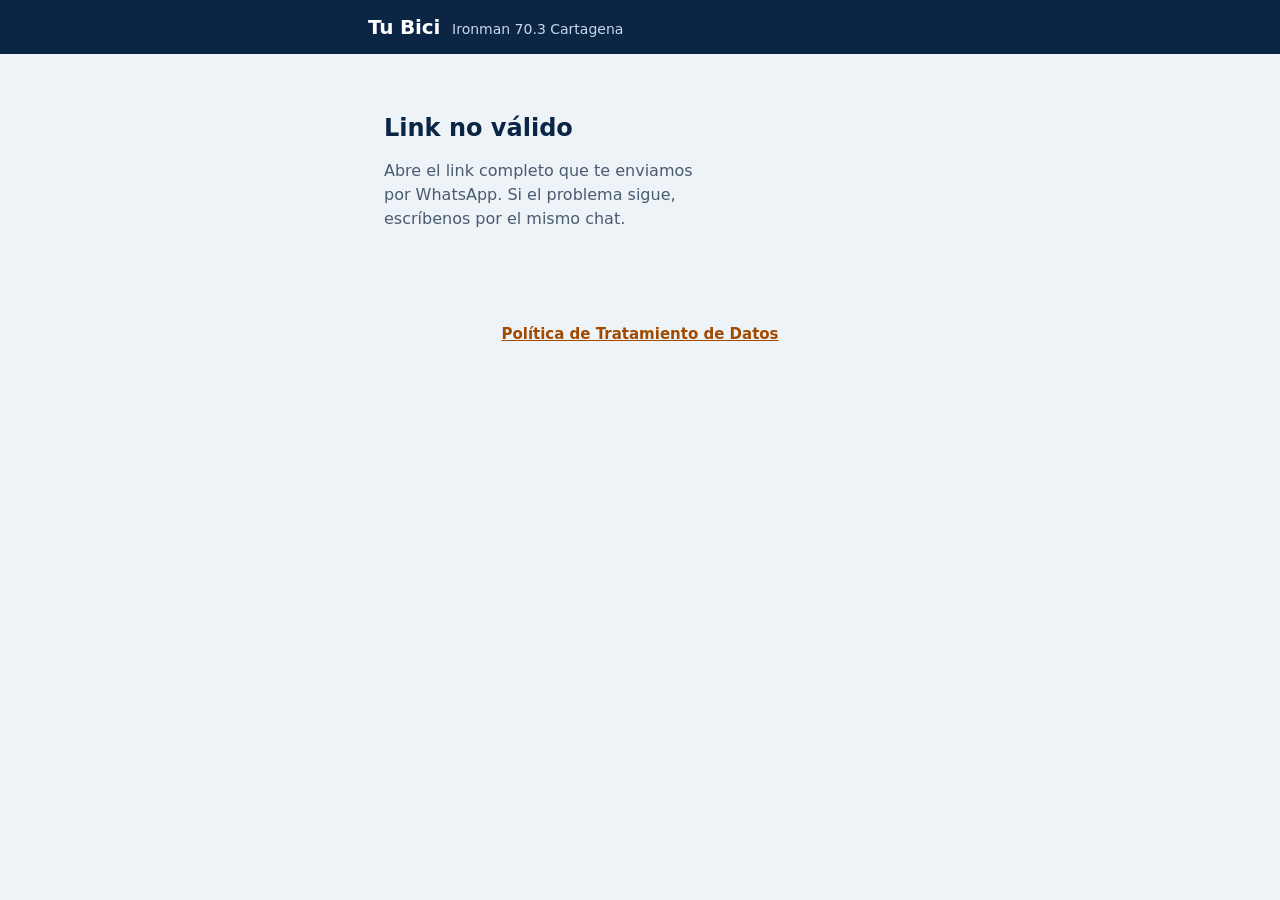
<file: index.html>
<!doctype html>
<html lang="es-CO">
<head>
  <meta charset="utf-8">
  <meta name="viewport" content="width=device-width, initial-scale=1">
  <meta name="robots" content="noindex,nofollow">
  <meta name="referrer" content="no-referrer">
  <!-- Solo se habla con Apps Script; nada de terceros (ni fuentes, ni analítica). -->
  <meta http-equiv="Content-Security-Policy"
        content="default-src 'none'; script-src 'self'; style-src 'self'; img-src 'self' data: blob:; font-src 'self'; connect-src https://script.google.com https://script.googleusercontent.com; base-uri 'none'; form-action 'none'">
  <meta name="theme-color" content="#0B2545">
  <title>Tu registro · Tu Bici</title>
  <link rel="icon" href="data:,">
  <!-- ?v=N: súbelo al cambiar estos archivos para que los navegadores no usen la versión en caché. -->
  <link rel="stylesheet" href="styles.css?v=4">
  <script src="config.js?v=5" defer></script>
  <script src="app.js?v=4" defer></script>
</head>
<body>
  <header class="barra">
    <p class="marca"><span class="marca-nombre">Tu Bici</span> <span class="marca-evento">Ironman 70.3 Cartagena</span></p>
  </header>

  <main id="contenido" class="contenido" tabindex="-1" aria-live="polite" aria-busy="true">
    <!-- Cargando (estado inicial; app.js lo reemplaza) -->
    <section class="estado" id="estado-cargando">
      <div class="girando" aria-hidden="true"></div>
      <p>Cargando tu registro…</p>
    </section>
  </main>

  <!-- Plantillas: app.js las clona y llena con textContent (nunca HTML del servidor). -->

  <template id="t-no-valido">
    <section class="estado">
      <h1>Link no válido</h1>
      <p>Abre el link completo que te enviamos por WhatsApp. Si el problema sigue, escríbenos por el mismo chat.</p>
    </section>
  </template>

  <template id="t-error-red">
    <section class="estado">
      <h1>No pudimos cargar tu registro</h1>
      <p>Revisa tu conexión a internet y vuelve a intentarlo.</p>
      <button type="button" class="boton" data-accion="reintentar">Reintentar</button>
    </section>
  </template>

  <template id="t-registro">
    <article class="registro">
      <section class="dorsal" aria-labelledby="dorsal-titulo">
        <div class="dorsal-franja" aria-hidden="true"></div>
        <h1 id="dorsal-titulo" class="dorsal-nombre" data-campo="nombre"></h1>
        <p class="dorsal-numero"><span class="sr">Número de tu bicicleta: </span><span data-campo="numero"></span></p>
        <p class="dorsal-pie">Recibimos tu bicicleta en Bogotá el <time data-campo="fechaRecepcion"></time>.</p>
      </section>

      <section class="bloque" aria-labelledby="h-bici">
        <h2 id="h-bici">Tu bicicleta</h2>
        <dl class="datos" data-lista="bici"></dl>
      </section>

      <section class="bloque" aria-labelledby="h-datos">
        <h2 id="h-datos">Tus datos</h2>
        <dl class="datos" data-lista="persona"></dl>
      </section>

      <section class="bloque" aria-labelledby="h-fotos" data-si="fotos">
        <h2 id="h-fotos">Fotos de la recepción</h2>
        <p class="nota">Cada foto lleva impreso el número y el consecutivo. Tócala para verla grande.</p>
        <ul class="fotos" data-lista="fotos"></ul>
      </section>

      <section class="bloque" aria-labelledby="h-comentarios" data-si="comentarios">
        <h2 id="h-comentarios">Comentarios del operador</h2>
        <p class="comentarios" data-campo="comentarios"></p>
      </section>

      <section class="bloque" aria-labelledby="h-terminos">
        <h2 id="h-terminos">Términos y condiciones</h2>
        <div class="terminos" data-campo="terminos" tabindex="0" role="region" aria-label="Texto de los términos y condiciones"></div>
      </section>

      <section class="bloque" data-zona="respuesta"></section>

      <!-- v1.1: momentos 2 a 4 cerrados, en orden (app.js los agrega aquí). -->
      <div data-zona="momentos"></div>
    </article>
  </template>

  <template id="t-momento">
    <section class="momento">
      <header class="momento-cabeza">
        <p class="momento-etiqueta">Momento <span data-campo="n"></span></p>
        <h2 data-campo="titulo"></h2>
        <p class="momento-fecha"><time data-campo="fecha"></time></p>
      </header>
      <p class="informativo" data-campo="informativo"></p>
      <div class="sub" data-si="fotos">
        <h3>Fotos</h3>
        <p class="nota">Cada foto lleva impreso el número y el consecutivo. Tócala para verla grande.</p>
        <ul class="fotos" data-lista="fotos"></ul>
      </div>
      <div class="sub" data-si="comentarios">
        <h3>Comentarios del operador</h3>
        <p class="comentarios" data-campo="comentarios"></p>
      </div>
      <div class="sub" data-zona="respuesta"></div>
    </section>
  </template>

  <template id="t-form-momento">
    <form class="formulario" novalidate>
      <h3>Tu confirmación</h3>
      <p class="nota">Solo se puede enviar una vez.</p>
      <div class="casilla casilla-texto">
        <input type="checkbox" name="acepta" data-control="acepta">
        <label data-campo="textoAceptacion"></label>
      </div>
      <p class="error" data-error="acepta" hidden>Marca la casilla para aceptar.</p>

      <fieldset class="pregunta" data-pregunta="aliados" hidden>
        <legend>Autorización para Aliados comerciales</legend>
        <p class="aliados-texto" data-campo="textoAliados"></p>
        <p class="nota">Elige Sí o No. Responder No no afecta tu entrega.
          <a data-campo="linkPolitica" target="_blank" rel="noopener">Política de Tratamiento de Datos</a></p>
        <div class="opciones">
          <label class="opcion"><input type="radio" name="aliados" value="si"> Sí</label>
          <label class="opcion"><input type="radio" name="aliados" value="no"> No</label>
        </div>
        <p class="error" data-error="aliados" hidden>Elige Sí o No.</p>
      </fieldset>

      <p class="error error-envio" data-campo="errorEnvio" role="alert" hidden></p>
      <button type="submit" class="boton">Aceptar</button>
    </form>
  </template>

  <template id="t-aceptado-momento">
    <div class="aceptado">
      <h3>Tu confirmación</h3>
      <p class="aceptado-fecha">Aceptaste el <time data-campo="fecha"></time><span data-campo="punto">.</span></p>
      <dl class="respuestas" data-lista="respuestas"></dl>
    </div>
  </template>

  <template id="t-gracias-momento">
    <section class="gracias" tabindex="-1">
      <svg class="gracias-icono" viewBox="0 0 48 48" aria-hidden="true"><circle cx="24" cy="24" r="22"/><path d="M14 25l7 7 13-15"/></svg>
      <p class="gracias-texto" data-campo="texto"></p>
    </section>
  </template>

  <template id="t-resena">
    <section class="resena">
      <p class="resena-texto" data-campo="texto"></p>
      <a class="boton boton-secundario" data-campo="link" target="_blank" rel="noopener">Calificar en Google</a>
    </section>
  </template>

  <template id="t-formulario">
    <form class="formulario" novalidate>
      <h2>Tu aceptación</h2>
      <p class="nota">Todas las respuestas son obligatorias. Solo se puede enviar una vez.</p>

      <div class="casilla">
        <input type="checkbox" id="acepta" name="acepta" required aria-describedby="error-acepta">
        <label for="acepta">Acepto los términos y condiciones</label>
      </div>
      <p class="error" id="error-acepta" hidden>Marca la casilla para aceptar los términos.</p>

      <fieldset class="pregunta" data-pregunta="puestaAPunto" aria-describedby="error-puestaAPunto">
        <legend>¿Acepto que se realice una puesta a punto de Mi Bici?</legend>
        <div class="opciones">
          <label class="opcion"><input type="radio" name="puestaAPunto" value="si"> Sí</label>
          <label class="opcion"><input type="radio" name="puestaAPunto" value="no"> No</label>
        </div>
        <p class="error" id="error-puestaAPunto" hidden>Elige Sí o No.</p>
      </fieldset>

      <fieldset class="pregunta" data-pregunta="cascoZapatillas" aria-describedby="error-cascoZapatillas">
        <legend>¿Acepto el transporte de mi casco y zapatillas?</legend>
        <div class="opciones">
          <label class="opcion"><input type="radio" name="cascoZapatillas" value="si"> Sí</label>
          <label class="opcion"><input type="radio" name="cascoZapatillas" value="no"> No</label>
        </div>
        <p class="error" id="error-cascoZapatillas" hidden>Elige Sí o No.</p>
      </fieldset>

      <fieldset class="pregunta" data-pregunta="lavado" aria-describedby="error-lavado">
        <legend>¿Acepto que sea lavada mi Bici después del evento?</legend>
        <div class="opciones">
          <label class="opcion"><input type="radio" name="lavado" value="si"> Sí</label>
          <label class="opcion"><input type="radio" name="lavado" value="no"> No</label>
        </div>
        <p class="error" id="error-lavado" hidden>Elige Sí o No.</p>
      </fieldset>

      <p class="error error-envio" data-campo="errorEnvio" role="alert" hidden></p>
      <button type="submit" class="boton">Aceptar</button>
    </form>
  </template>

  <template id="t-aceptado">
    <div class="aceptado">
      <h2>Tu aceptación</h2>
      <p class="aceptado-fecha">Aceptaste el <time data-campo="fecha"></time><span data-campo="punto">.</span></p>
      <dl class="respuestas" data-lista="respuestas"></dl>
    </div>
  </template>

  <template id="t-gracias">
    <section class="gracias" tabindex="-1">
      <svg class="gracias-icono" viewBox="0 0 48 48" aria-hidden="true"><circle cx="24" cy="24" r="22"/><path d="M14 25l7 7 13-15"/></svg>
      <p class="gracias-texto">Gracias por confiar en Tu Bici, nos vemos en Cartagena.</p>
    </section>
  </template>

  <footer class="pie">
    <a id="link-politica" href="privacidad/" target="_blank" rel="noopener">Política de Tratamiento de Datos</a>
  </footer>

  <dialog class="visor" id="visor" aria-label="Foto ampliada">
    <img alt="" id="visor-img">
    <button class="boton boton-claro" type="button" data-accion="cerrar">Cerrar</button>
  </dialog>
</body>
</html>
</file>
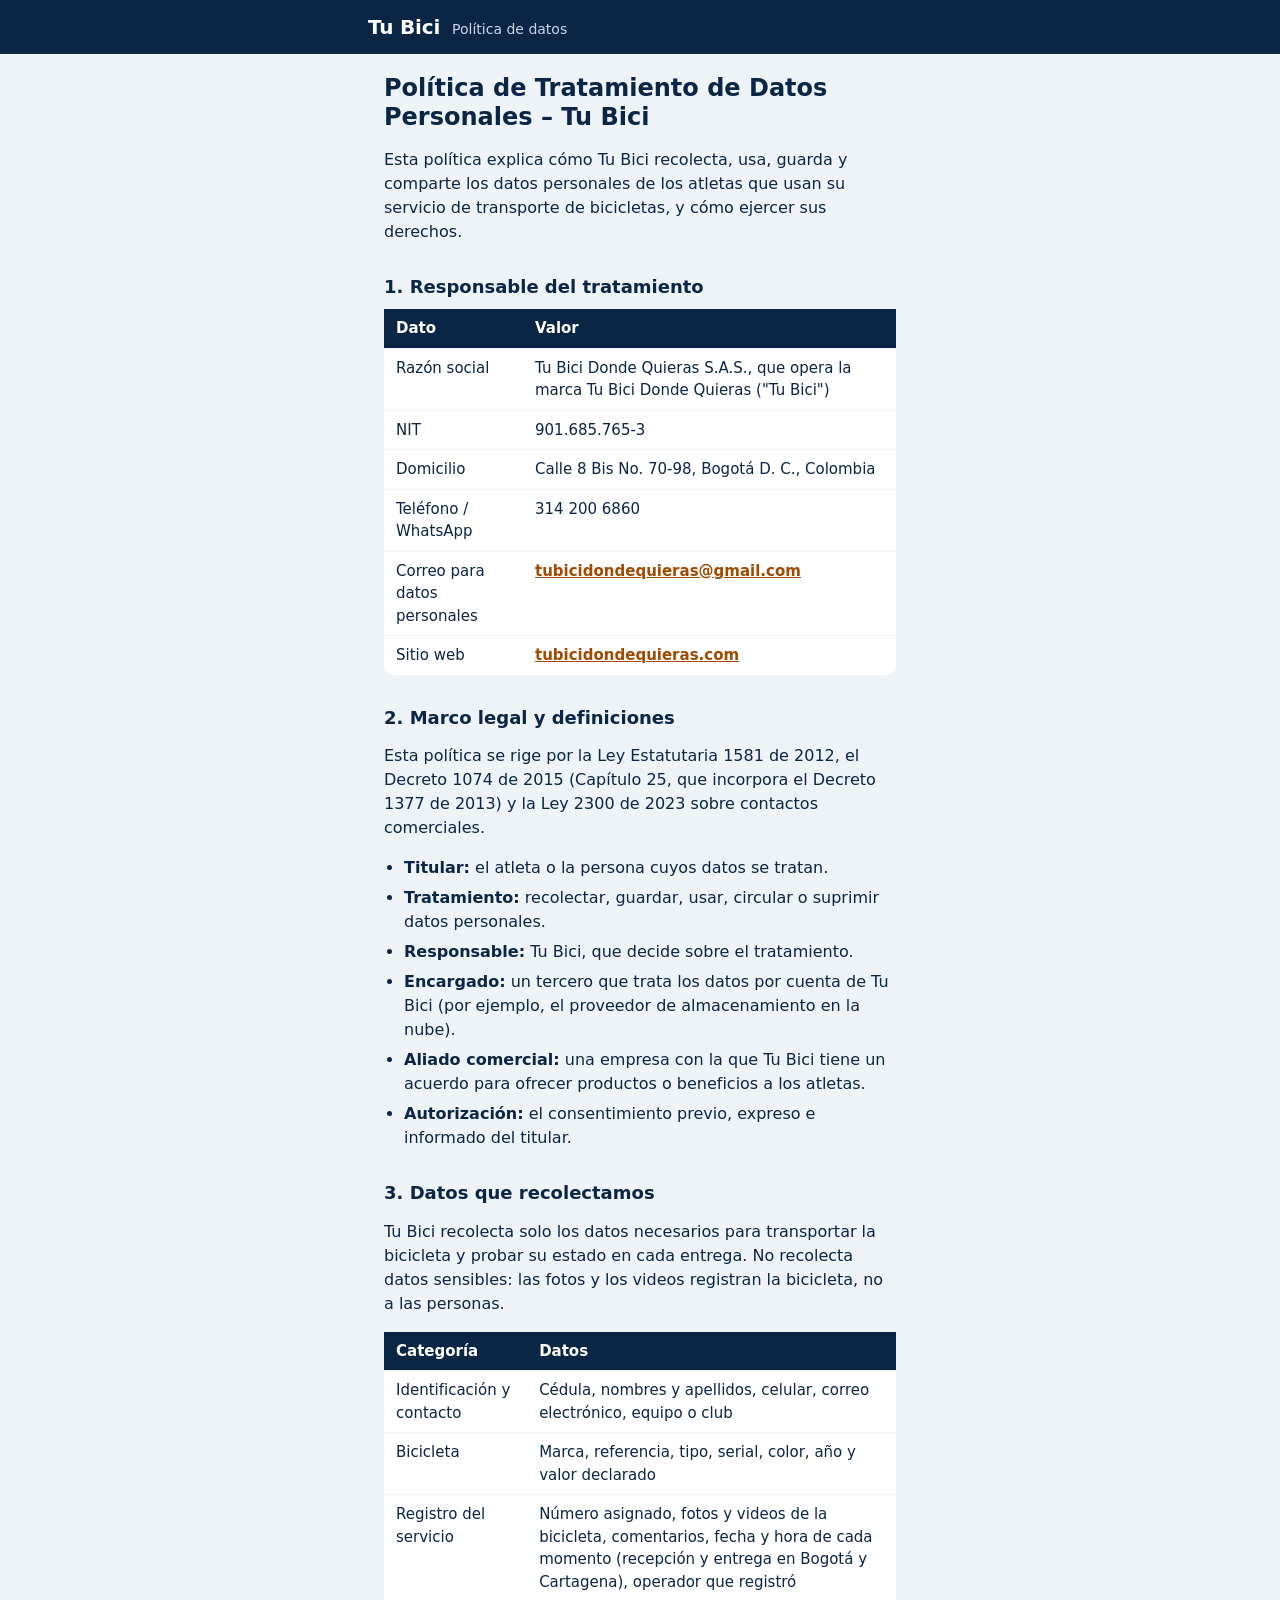
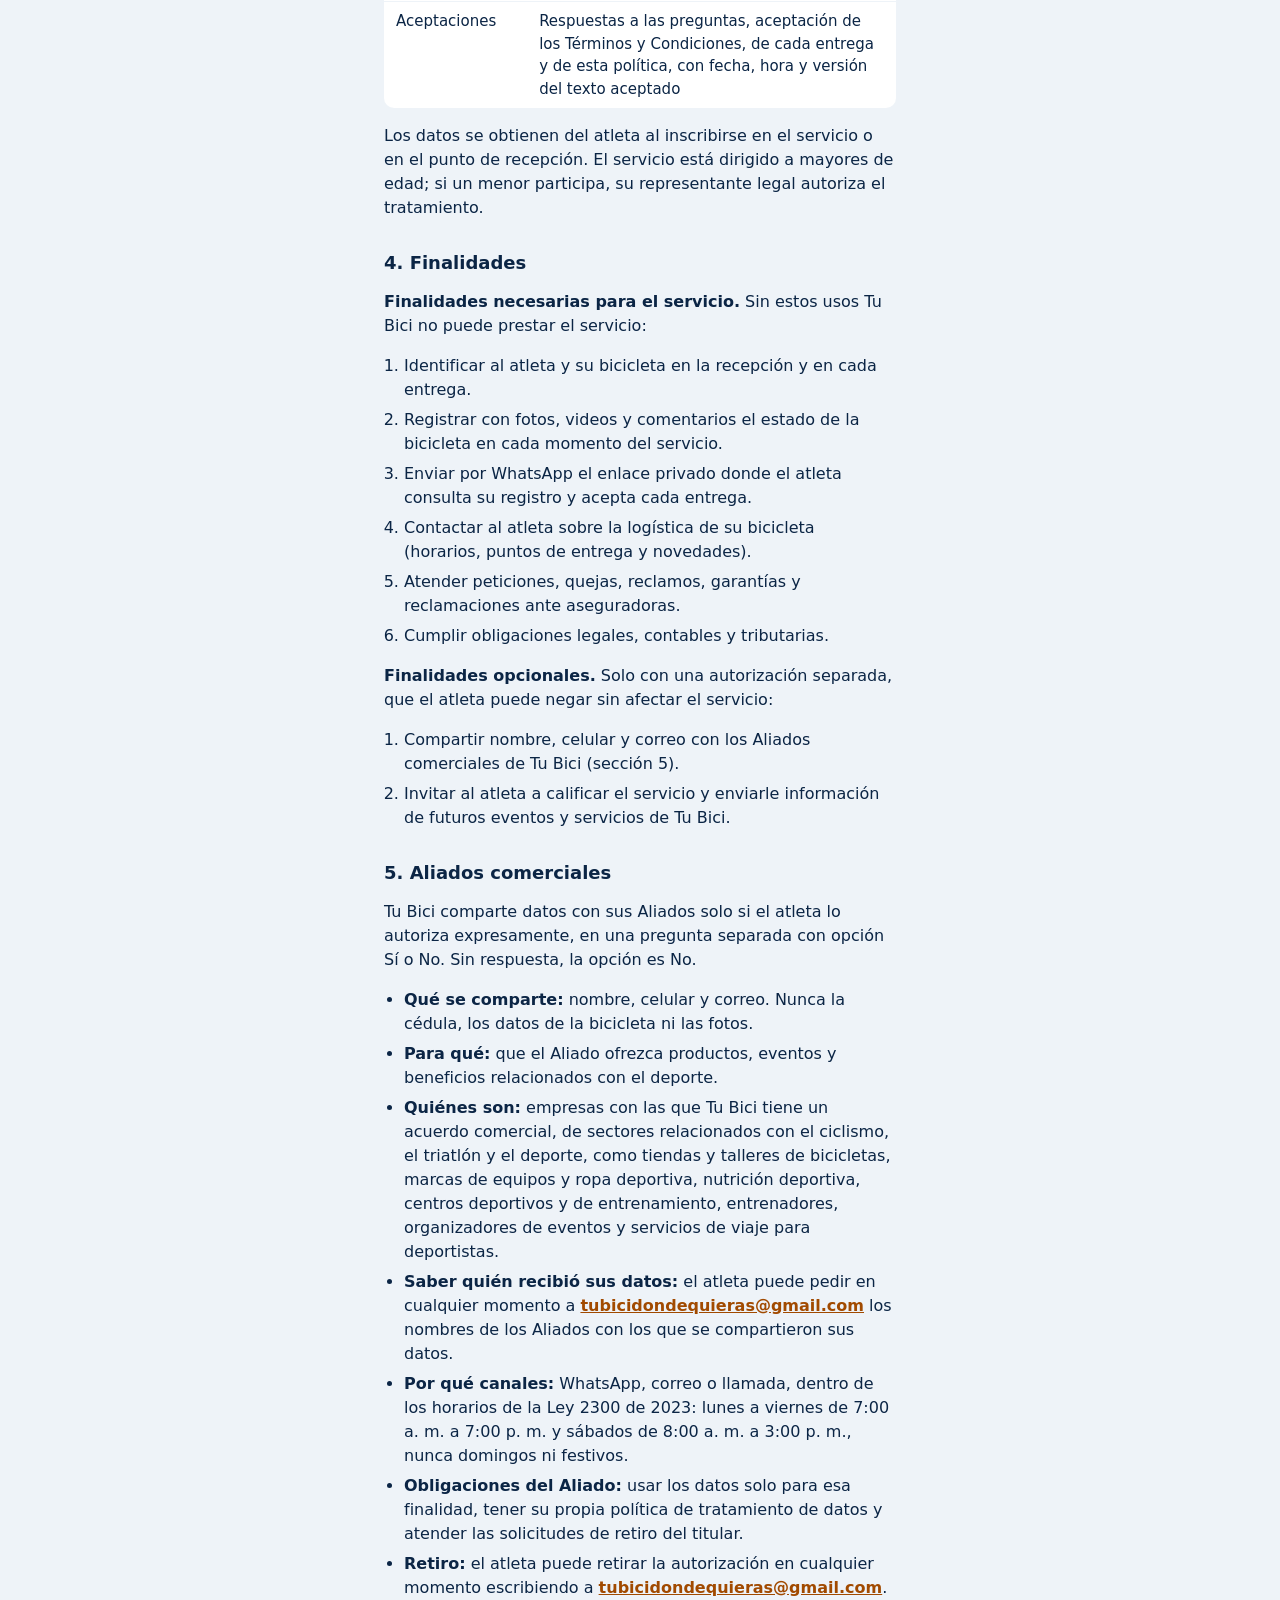
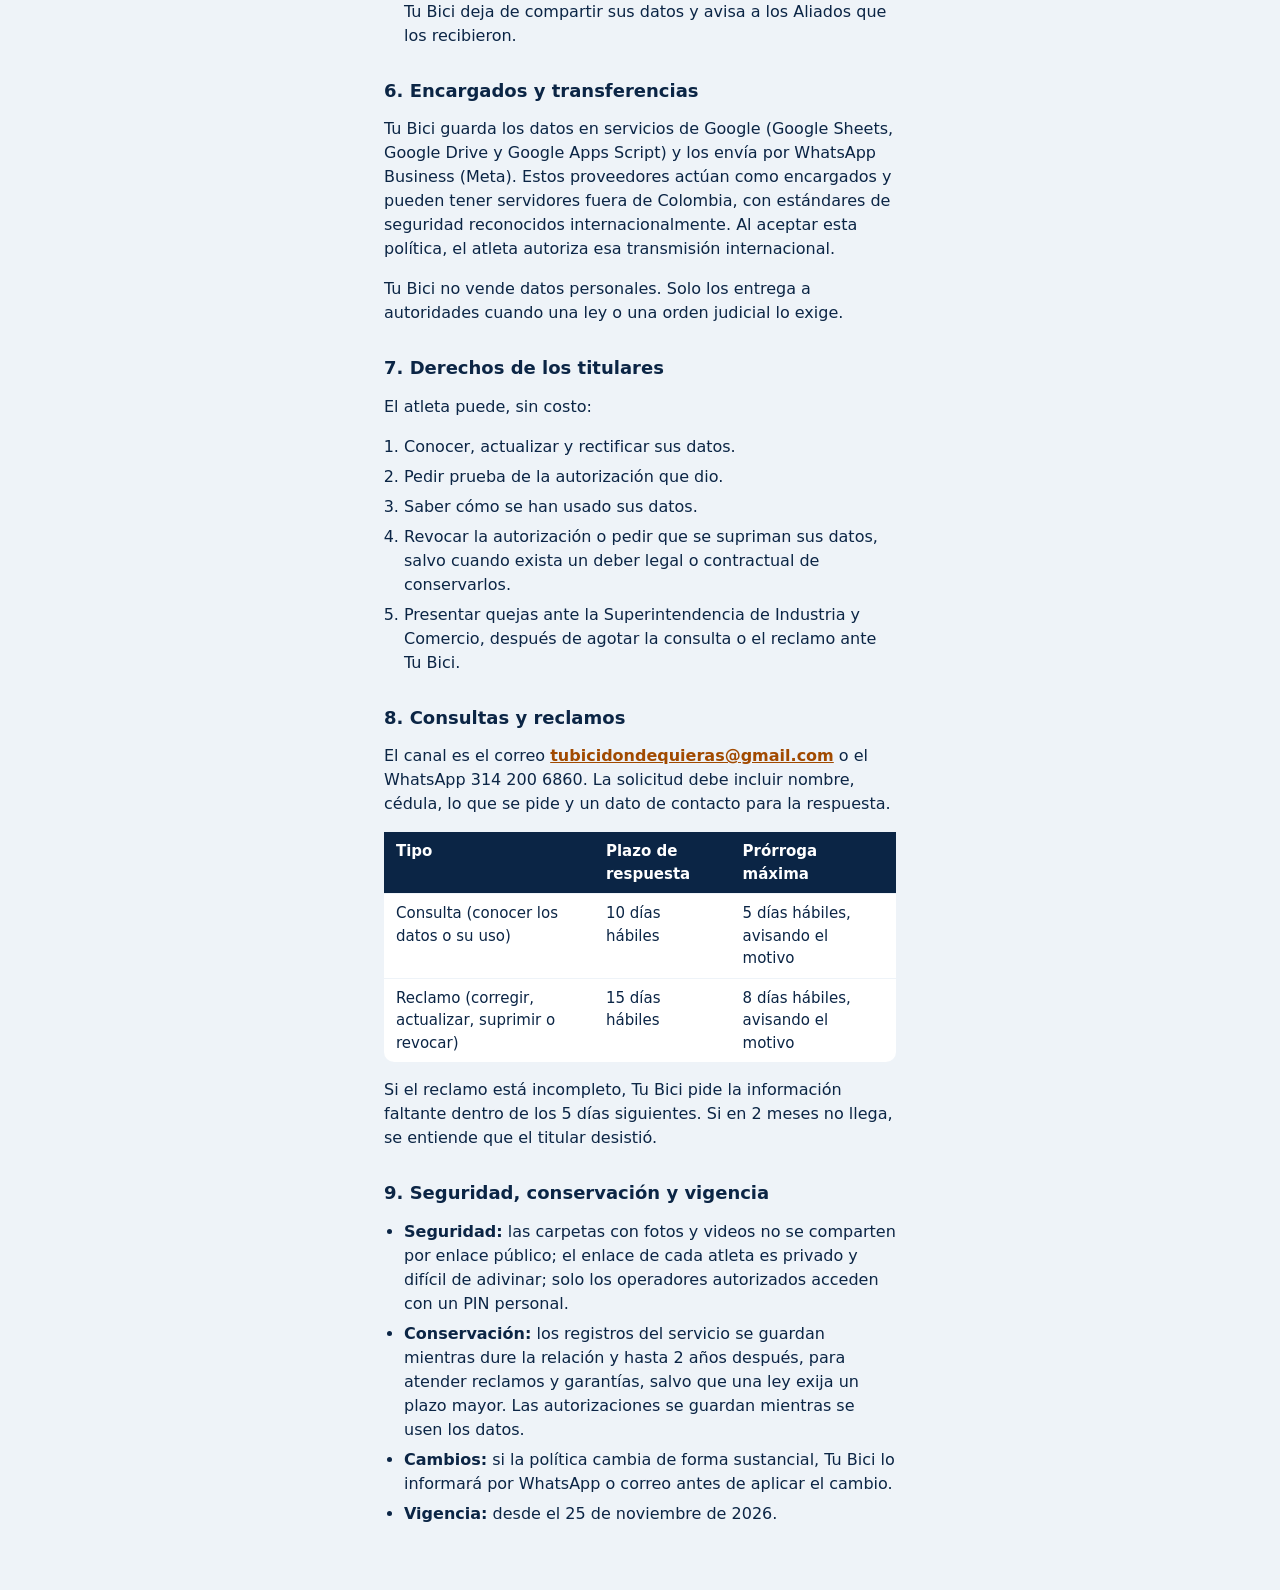
<file: privacidad/index.html>
<!doctype html>
<html lang="es-CO">
<head>
  <meta charset="utf-8">
  <meta name="viewport" content="width=device-width, initial-scale=1">
  <!-- Página pública que los buscadores pueden indexar. Sin scripts: solo HTML y la hoja de estilos de la página del atleta. -->
  <meta name="referrer" content="no-referrer">
  <meta http-equiv="Content-Security-Policy" content="default-src 'none'; style-src 'self'; font-src 'self'; base-uri 'none'; form-action 'none'">
  <meta name="description" content="Cómo Tu Bici recolecta, usa, guarda y comparte los datos personales de los atletas, y cómo ejercer sus derechos.">
  <meta name="theme-color" content="#0B2545">
  <title>Política de Tratamiento de Datos Personales – Tu Bici</title>
  <link rel="icon" href="data:,">
  <!-- Generado con herramientas/generar_politica.js desde docs/politica_datos.md. No editar a mano. -->
  <link rel="stylesheet" href="../styles.css?v=4">
</head>
<body>
  <header class="barra">
    <p class="marca"><span class="marca-nombre">Tu Bici</span> <span class="marca-evento">Política de datos</span></p>
  </header>
  <main class="contenido">
    <article class="politica">
      <h1>Política de Tratamiento de Datos Personales – Tu Bici</h1>
      <p>Esta política explica cómo Tu Bici recolecta, usa, guarda y comparte los datos personales de los atletas que usan su servicio de transporte de bicicletas, y cómo ejercer sus derechos.</p>
      <h2>1. Responsable del tratamiento</h2>
      <div class="tabla"><table>
      <thead><tr><th scope="col">Dato</th><th scope="col">Valor</th></tr></thead>
      <tbody><tr><td>Razón social</td><td>Tu Bici Donde Quieras S.A.S., que opera la marca Tu Bici Donde Quieras (&quot;Tu Bici&quot;)</td></tr><tr><td>NIT</td><td>901.685.765-3</td></tr><tr><td>Domicilio</td><td>Calle 8 Bis No. 70-98, Bogotá D. C., Colombia</td></tr><tr><td>Teléfono / WhatsApp</td><td>314 200 6860</td></tr><tr><td>Correo para datos personales</td><td><a href="mailto:tubicidondequieras@gmail.com">tubicidondequieras@gmail.com</a></td></tr><tr><td>Sitio web</td><td><a href="https://tubicidondequieras.com" rel="noopener">tubicidondequieras.com</a></td></tr></tbody>
      </table></div>
      <h2>2. Marco legal y definiciones</h2>
      <p>Esta política se rige por la Ley Estatutaria 1581 de 2012, el Decreto 1074 de 2015 (Capítulo 25, que incorpora el Decreto 1377 de 2013) y la Ley 2300 de 2023 sobre contactos comerciales.</p>
      <ul><li><strong>Titular:</strong> el atleta o la persona cuyos datos se tratan.</li><li><strong>Tratamiento:</strong> recolectar, guardar, usar, circular o suprimir datos personales.</li><li><strong>Responsable:</strong> Tu Bici, que decide sobre el tratamiento.</li><li><strong>Encargado:</strong> un tercero que trata los datos por cuenta de Tu Bici (por ejemplo, el proveedor de almacenamiento en la nube).</li><li><strong>Aliado comercial:</strong> una empresa con la que Tu Bici tiene un acuerdo para ofrecer productos o beneficios a los atletas.</li><li><strong>Autorización:</strong> el consentimiento previo, expreso e informado del titular.</li></ul>
      <h2>3. Datos que recolectamos</h2>
      <p>Tu Bici recolecta solo los datos necesarios para transportar la bicicleta y probar su estado en cada entrega. No recolecta datos sensibles: las fotos y los videos registran la bicicleta, no a las personas.</p>
      <div class="tabla"><table>
      <thead><tr><th scope="col">Categoría</th><th scope="col">Datos</th></tr></thead>
      <tbody><tr><td>Identificación y contacto</td><td>Cédula, nombres y apellidos, celular, correo electrónico, equipo o club</td></tr><tr><td>Bicicleta</td><td>Marca, referencia, tipo, serial, color, año y valor declarado</td></tr><tr><td>Registro del servicio</td><td>Número asignado, fotos y videos de la bicicleta, comentarios, fecha y hora de cada momento (recepción y entrega en Bogotá y Cartagena), operador que registró</td></tr><tr><td>Aceptaciones</td><td>Respuestas a las preguntas, aceptación de los Términos y Condiciones, de cada entrega y de esta política, con fecha, hora y versión del texto aceptado</td></tr></tbody>
      </table></div>
      <p>Los datos se obtienen del atleta al inscribirse en el servicio o en el punto de recepción. El servicio está dirigido a mayores de edad; si un menor participa, su representante legal autoriza el tratamiento.</p>
      <h2>4. Finalidades</h2>
      <p><strong>Finalidades necesarias para el servicio.</strong> Sin estos usos Tu Bici no puede prestar el servicio:</p>
      <ol><li>Identificar al atleta y su bicicleta en la recepción y en cada entrega.</li><li>Registrar con fotos, videos y comentarios el estado de la bicicleta en cada momento del servicio.</li><li>Enviar por WhatsApp el enlace privado donde el atleta consulta su registro y acepta cada entrega.</li><li>Contactar al atleta sobre la logística de su bicicleta (horarios, puntos de entrega y novedades).</li><li>Atender peticiones, quejas, reclamos, garantías y reclamaciones ante aseguradoras.</li><li>Cumplir obligaciones legales, contables y tributarias.</li></ol>
      <p><strong>Finalidades opcionales.</strong> Solo con una autorización separada, que el atleta puede negar sin afectar el servicio:</p>
      <ol><li>Compartir nombre, celular y correo con los Aliados comerciales de Tu Bici (sección 5).</li><li>Invitar al atleta a calificar el servicio y enviarle información de futuros eventos y servicios de Tu Bici.</li></ol>
      <h2>5. Aliados comerciales</h2>
      <p>Tu Bici comparte datos con sus Aliados solo si el atleta lo autoriza expresamente, en una pregunta separada con opción Sí o No. Sin respuesta, la opción es No.</p>
      <ul><li><strong>Qué se comparte:</strong> nombre, celular y correo. Nunca la cédula, los datos de la bicicleta ni las fotos.</li><li><strong>Para qué:</strong> que el Aliado ofrezca productos, eventos y beneficios relacionados con el deporte.</li><li><strong>Quiénes son:</strong> empresas con las que Tu Bici tiene un acuerdo comercial, de sectores relacionados con el ciclismo, el triatlón y el deporte, como tiendas y talleres de bicicletas, marcas de equipos y ropa deportiva, nutrición deportiva, centros deportivos y de entrenamiento, entrenadores, organizadores de eventos y servicios de viaje para deportistas.</li><li><strong>Saber quién recibió sus datos:</strong> el atleta puede pedir en cualquier momento a <a href="mailto:tubicidondequieras@gmail.com">tubicidondequieras@gmail.com</a> los nombres de los Aliados con los que se compartieron sus datos.</li><li><strong>Por qué canales:</strong> WhatsApp, correo o llamada, dentro de los horarios de la Ley 2300 de 2023: lunes a viernes de 7:00 a. m. a 7:00 p. m. y sábados de 8:00 a. m. a 3:00 p. m., nunca domingos ni festivos.</li><li><strong>Obligaciones del Aliado:</strong> usar los datos solo para esa finalidad, tener su propia política de tratamiento de datos y atender las solicitudes de retiro del titular.</li><li><strong>Retiro:</strong> el atleta puede retirar la autorización en cualquier momento escribiendo a <a href="mailto:tubicidondequieras@gmail.com">tubicidondequieras@gmail.com</a>. Tu Bici deja de compartir sus datos y avisa a los Aliados que los recibieron.</li></ul>
      <h2>6. Encargados y transferencias</h2>
      <p>Tu Bici guarda los datos en servicios de Google (Google Sheets, Google Drive y Google Apps Script) y los envía por WhatsApp Business (Meta). Estos proveedores actúan como encargados y pueden tener servidores fuera de Colombia, con estándares de seguridad reconocidos internacionalmente. Al aceptar esta política, el atleta autoriza esa transmisión internacional.</p>
      <p>Tu Bici no vende datos personales. Solo los entrega a autoridades cuando una ley o una orden judicial lo exige.</p>
      <h2>7. Derechos de los titulares</h2>
      <p>El atleta puede, sin costo:</p>
      <ol><li>Conocer, actualizar y rectificar sus datos.</li><li>Pedir prueba de la autorización que dio.</li><li>Saber cómo se han usado sus datos.</li><li>Revocar la autorización o pedir que se supriman sus datos, salvo cuando exista un deber legal o contractual de conservarlos.</li><li>Presentar quejas ante la Superintendencia de Industria y Comercio, después de agotar la consulta o el reclamo ante Tu Bici.</li></ol>
      <h2>8. Consultas y reclamos</h2>
      <p>El canal es el correo <a href="mailto:tubicidondequieras@gmail.com">tubicidondequieras@gmail.com</a> o el WhatsApp 314 200 6860. La solicitud debe incluir nombre, cédula, lo que se pide y un dato de contacto para la respuesta.</p>
      <div class="tabla"><table>
      <thead><tr><th scope="col">Tipo</th><th scope="col">Plazo de respuesta</th><th scope="col">Prórroga máxima</th></tr></thead>
      <tbody><tr><td>Consulta (conocer los datos o su uso)</td><td>10 días hábiles</td><td>5 días hábiles, avisando el motivo</td></tr><tr><td>Reclamo (corregir, actualizar, suprimir o revocar)</td><td>15 días hábiles</td><td>8 días hábiles, avisando el motivo</td></tr></tbody>
      </table></div>
      <p>Si el reclamo está incompleto, Tu Bici pide la información faltante dentro de los 5 días siguientes. Si en 2 meses no llega, se entiende que el titular desistió.</p>
      <h2>9. Seguridad, conservación y vigencia</h2>
      <ul><li><strong>Seguridad:</strong> las carpetas con fotos y videos no se comparten por enlace público; el enlace de cada atleta es privado y difícil de adivinar; solo los operadores autorizados acceden con un PIN personal.</li><li><strong>Conservación:</strong> los registros del servicio se guardan mientras dure la relación y hasta 2 años después, para atender reclamos y garantías, salvo que una ley exija un plazo mayor. Las autorizaciones se guardan mientras se usen los datos.</li><li><strong>Cambios:</strong> si la política cambia de forma sustancial, Tu Bici lo informará por WhatsApp o correo antes de aplicar el cambio.</li><li><strong>Vigencia:</strong> desde el 25 de noviembre de 2026.</li></ul>
    </article>
  </main>
</body>
</html>
</file>
<file: styles.css>
/*
 * Tu Bici · página del atleta. Móvil primero, una columna, sin fuentes externas.
 * Lo único llamativo es el dorsal con el número; todo lo demás es sobrio.
 * Contraste (AA): tinta/fondo 13,8:1 · texto secundario/fondo 6,2:1 · blanco/botón 6,0:1 ·
 * bordes de controles/blanco ≥ 3:1 (WCAG 1.4.11).
 */
/*
 * Barlow Condensed Bold (SIL OFL 1.1, ver fuentes/OFL.txt), recortada a los dígitos 0-9 (5,6 KB).
 * Va en la misma carpeta: no se carga nada de terceros. Solo la usa el número del dorsal.
 */
@font-face {
  font-family: "TuBici Dorsal";
  src: url("fuentes/barlow-condensed-bold-digitos.woff") format("woff");
  font-weight: 700;
  font-style: normal;
  font-display: swap;
  unicode-range: U+0030-0039;
}

:root {
  --noche: #0B2545;        /* azul Tu Bici: texto y barra */
  --bruma: #EEF3F8;        /* fondo: brisa de Cartagena */
  --papel: #FFFFFF;
  --naranja: #F77F00;      /* solo decorativo (franja del dorsal) */
  --naranja-tinta: #A14A00;/* botones y foco: AA con blanco */
  --gris: #4A5B70;         /* texto secundario */
  --linea: #C9D4E0;        /* solo separadores decorativos */
  --borde-control: #7A8BA0;/* bordes de controles: 3,5:1 sobre blanco */
  --exito: #1B7F3B;
  --error: #B3261E;

  --cuerpo: system-ui, -apple-system, "Segoe UI", Roboto, "Helvetica Neue", Arial, sans-serif;
  /* Condensada de sistema para el número, como en un dorsal impreso. */
  --dorsal: "TuBici Dorsal", "Bahnschrift", "DIN Alternate", "DIN Condensed", "Roboto Condensed", "Arial Narrow", sans-serif-condensed, var(--cuerpo);

  --radio: 10px;
  --toque: 44px;
}

*, *::before, *::after { box-sizing: border-box; }

html { -webkit-text-size-adjust: 100%; }

body {
  margin: 0;
  background: var(--bruma);
  color: var(--noche);
  font: 1rem/1.5 var(--cuerpo);
}

/* ---------------------------------------------------------------- Barra */

.barra {
  background: var(--noche);
  color: var(--papel);
  padding: 0.75rem 1rem;
}
.marca {
  margin: 0 auto;
  max-width: 34rem;
  display: flex;
  flex-wrap: wrap;
  align-items: baseline;
  gap: 0.25rem 0.75rem;
}
.marca-nombre { font-weight: 800; font-size: 1.25rem; letter-spacing: -0.01em; }
.marca-evento { font-size: 0.875rem; color: #C9D8EC; } /* 9,6:1 sobre la barra */

/* ---------------------------------------------------------------- Contenido */

.contenido {
  max-width: 34rem;
  margin: 0 auto;
  padding: 1.25rem 1rem 3rem;
  outline: none;
}

h1, h2 { line-height: 1.2; margin: 0 0 0.5rem; }
h1 { font-size: 1.5rem; }
h2 { font-size: 1.125rem; }

.nota { color: var(--gris); font-size: 0.9375rem; margin: 0 0 0.75rem; }

.sr {
  position: absolute; width: 1px; height: 1px; overflow: hidden;
  clip: rect(0 0 0 0); white-space: nowrap;
}

:focus-visible { outline: 3px solid var(--naranja-tinta); outline-offset: 2px; }

/* ---------------------------------------------------------------- Estados simples */

.estado { padding: 2.5rem 0 1rem; }
.estado p { color: var(--gris); max-width: 32ch; }

.girando {
  width: 36px; height: 36px; margin-bottom: 1rem;
  border: 4px solid var(--linea); border-top-color: var(--naranja-tinta);
  border-radius: 50%;
  animation: girar 0.9s linear infinite;
}
@keyframes girar { to { transform: rotate(360deg); } }

/* ---------------------------------------------------------------- Dorsal */

.dorsal {
  position: relative;
  /* Las cuatro perforaciones de los imperdibles, como en un dorsal de carrera. */
  --hueco: radial-gradient(circle, var(--bruma) 0 5px, #B8C6D6 5.5px 6.5px, transparent 7px);
  background:
    var(--hueco) 12px 20px / 14px 14px no-repeat,
    var(--hueco) calc(100% - 12px) 20px / 14px 14px no-repeat,
    var(--hueco) 12px calc(100% - 12px) / 14px 14px no-repeat,
    var(--hueco) calc(100% - 12px) calc(100% - 12px) / 14px 14px no-repeat,
    var(--papel);
  border-radius: 6px;
  padding: 2rem 1.5rem 1.25rem;
  margin-bottom: 1.5rem;
  box-shadow: 0 1px 0 var(--linea), 0 8px 24px -12px rgba(11, 37, 69, 0.35);
  overflow: hidden;
}
.dorsal-franja {
  position: absolute; inset: 0 0 auto 0; height: 10px;
  background: var(--naranja);
}
.dorsal-nombre {
  font-size: 1.125rem;
  font-weight: 600;
  margin: 0 1.25rem 0.25rem;
  text-align: center;
}
.dorsal-numero {
  margin: 0;
  text-align: center;
  font-family: var(--dorsal);
  font-stretch: condensed;
  font-weight: 700;
  /* Grande, pero sin salirse del dorsal: cada dígito mide ~0,5 em y el número llega a 5 dígitos.
     El ancho útil es la columna (máx. 34rem) menos los rellenos de la página y del dorsal. */
  font-size: min(clamp(6.5rem, 42vw, 11rem), calc((min(100vw, 34rem) - 5.5rem) / (var(--digitos, 3) * 0.5)));
  line-height: 0.9;
  letter-spacing: 0;
  font-variant-numeric: tabular-nums;
}
.dorsal-pie {
  margin: 0.75rem 0 0;
  padding-top: 0.75rem;
  border-top: 1px dashed var(--linea);
  text-align: center;
  color: var(--gris);
  font-size: 0.9375rem;
}

/* ---------------------------------------------------------------- Bloques */

.bloque { margin-top: 1.75rem; }

.datos {
  margin: 0;
  background: var(--papel);
  border-radius: var(--radio);
  padding: 0.25rem 1rem;
}
.datos dt { color: var(--gris); font-size: 0.875rem; padding-top: 0.625rem; }
.datos dd { margin: 0; padding-bottom: 0.625rem; border-bottom: 1px solid var(--bruma); overflow-wrap: anywhere; }
.datos dd:last-of-type { border-bottom: 0; }

@media (min-width: 30rem) {
  .datos { display: grid; grid-template-columns: 9.5rem 1fr; column-gap: 1rem; }
  .datos dt, .datos dd { padding: 0.625rem 0; border-bottom: 1px solid var(--bruma); }
  .datos dt:last-of-type, .datos dd:last-of-type { border-bottom: 0; }
}

.comentarios {
  margin: 0;
  background: var(--papel);
  border-left: 4px solid var(--naranja-tinta);
  border-radius: 0 var(--radio) var(--radio) 0;
  padding: 0.75rem 1rem;
  white-space: pre-line;
}

/* ---------------------------------------------------------------- Fotos */

.fotos {
  list-style: none; margin: 0; padding: 0;
  display: grid; grid-template-columns: repeat(2, 1fr); gap: 0.5rem;
}
.foto {
  display: block; width: 100%;
  aspect-ratio: 3 / 4;
  min-height: var(--toque);
  padding: 0; border: 0; border-radius: 6px;
  background: linear-gradient(110deg, #DDE5EE 30%, #E9EFF5 50%, #DDE5EE 70%) 0 0 / 300% 100%;
  animation: brillo 1.4s ease-in-out infinite;
  overflow: hidden; cursor: pointer;
  color: var(--gris); font: inherit; font-size: 0.875rem;
}
.foto.lista, .foto.fallida { animation: none; background: var(--papel); }
.foto img { width: 100%; height: 100%; object-fit: cover; display: block; }
@keyframes brillo { to { background-position: -150% 0; } }

.visor {
  border: 0; padding: 0.75rem; background: var(--noche);
  max-width: min(96vw, 48rem); max-height: 96vh;
}
.visor::backdrop { background: rgba(11, 37, 69, 0.85); }
.visor img { display: block; max-width: 100%; max-height: calc(96vh - 5rem); margin: 0 auto 0.75rem; }

/* ---------------------------------------------------------------- Términos */

.terminos {
  background: var(--papel);
  border: 1px solid var(--linea);
  border-radius: var(--radio);
  padding: 0.875rem 1rem;
  max-height: 16rem;
  overflow-y: auto;
  white-space: pre-line;
  font-size: 0.9375rem;
  line-height: 1.6;
}

/* ---------------------------------------------------------------- Formulario */

.formulario { background: var(--papel); border-radius: var(--radio); padding: 1.25rem 1rem; }

.casilla {
  display: flex; align-items: center; gap: 0.75rem;
  min-height: var(--toque);
  padding: 0.5rem 0.75rem; margin: 0 -0.75rem;
  border-radius: 8px;
}
.casilla label { font-weight: 600; cursor: pointer; flex: 1; padding: 0.5rem 0; }

input[type="checkbox"], input[type="radio"] {
  width: 26px; height: 26px; margin: 0; flex: none;
  accent-color: var(--naranja-tinta);
  cursor: pointer;
}

.pregunta { border: 0; margin: 1.25rem 0 0; padding: 0; min-width: 0; }
.pregunta legend { font-weight: 600; padding: 0; margin-bottom: 0.5rem; }
.opciones { display: flex; gap: 0.75rem; }
.opcion {
  flex: 1;
  display: flex; align-items: center; gap: 0.625rem;
  min-height: 48px;
  padding: 0 1rem;
  border: 2px solid var(--borde-control);
  border-radius: var(--radio);
  cursor: pointer;
  font-weight: 600;
}
.opcion:has(input:checked) { border-color: var(--naranja-tinta); background: #FFF4EA; }
.opcion:has(input:focus-visible) { outline: 3px solid var(--naranja-tinta); outline-offset: 2px; }

.con-error .opcion { border-color: var(--error); }
.casilla.con-error { background: #FCEDEC; }
.error { color: var(--error); font-size: 0.9375rem; margin: 0.375rem 0 0; font-weight: 600; }
.error-envio { margin-top: 1rem; }

.boton {
  display: inline-flex; align-items: center; justify-content: center;
  min-height: 52px; min-width: var(--toque);
  margin-top: 1.5rem; padding: 0 1.5rem;
  width: 100%;
  border: 0; border-radius: var(--radio);
  background: var(--naranja-tinta); color: var(--papel);
  font: inherit; font-weight: 700; font-size: 1.0625rem;
  cursor: pointer;
}
.boton:hover { background: #8A3F00; }
.boton:disabled { background: var(--gris); cursor: progress; }
.boton-claro { background: var(--papel); color: var(--noche); margin-top: 0; }
.boton-claro:hover { background: var(--bruma); }

/* ---------------------------------------------------------------- Aceptado y gracias */

.aceptado { background: var(--papel); border-radius: var(--radio); padding: 1.25rem 1rem; }
.aceptado-fecha { color: var(--exito); font-weight: 600; margin: 0 0 0.75rem; }
.respuestas { margin: 0; }
.respuestas dt { padding-top: 0.75rem; }
.respuestas dd {
  margin: 0.25rem 0 0; padding-bottom: 0.75rem;
  border-bottom: 1px solid var(--bruma);
  font-weight: 700;
}
.respuestas dd:last-of-type { border-bottom: 0; }

.gracias {
  text-align: center;
  padding: 2rem 1rem;
  margin-bottom: 1rem;
  background: var(--noche); color: var(--papel);
  border-radius: var(--radio);
  outline: none;
}
.gracias-icono { width: 56px; height: 56px; margin-bottom: 0.75rem; }
.gracias-icono circle { fill: none; stroke: var(--naranja); stroke-width: 3; }
.gracias-icono path {
  fill: none; stroke: var(--papel); stroke-width: 4; stroke-linecap: round; stroke-linejoin: round;
  stroke-dasharray: 40; stroke-dashoffset: 40;
  animation: trazo 0.5s 0.15s ease-out forwards;
}
.gracias-texto { margin: 0; font-size: 1.25rem; font-weight: 700; line-height: 1.35; }
@keyframes trazo { to { stroke-dashoffset: 0; } }

@media (prefers-reduced-motion: reduce) {
  *, *::before, *::after { animation-duration: 0.01ms !important; animation-iteration-count: 1 !important; }
  .gracias-icono path { stroke-dashoffset: 0; }
}

/* ---------------------------------------------------------------- v1.1 · Momentos 2 a 4 */

h3 { font-size: 1rem; line-height: 1.3; margin: 0 0 0.5rem; }

.momento {
  margin-top: 2.25rem;
  padding-top: 1.5rem;
  border-top: 3px solid var(--linea);
}
.momento-cabeza { margin-bottom: 0.75rem; }
.momento-etiqueta {
  margin: 0 0 0.125rem;
  color: var(--naranja-tinta);
  font-weight: 700; font-size: 0.875rem;
  text-transform: uppercase; letter-spacing: 0.04em;
}
.momento-cabeza h2 { margin-bottom: 0.125rem; font-size: 1.25rem; }
.momento-fecha { margin: 0; color: var(--gris); font-size: 0.9375rem; }

.informativo {
  margin: 0;
  background: var(--papel);
  border-radius: var(--radio);
  padding: 0.875rem 1rem;
  font-size: 1.0625rem;
}
.sub { margin-top: 1.25rem; }

/* Casilla con un texto largo (el texto de aceptación): la casilla queda arriba, alineada a la primera línea. */
.casilla-texto { align-items: flex-start; }
.casilla-texto input { margin-top: 0.6rem; }
.casilla-texto label { font-weight: 500; line-height: 1.45; }

.aliados-texto { margin: 0 0 0.5rem; }
.pregunta a, .pie a, .politica a { color: var(--naranja-tinta); font-weight: 600; }

.aceptado h3 { margin-bottom: 0.25rem; }
.respuestas dt { font-size: 0.9375rem; }

.resena {
  margin-top: 1rem;
  background: var(--papel);
  border: 2px solid var(--naranja);
  border-radius: var(--radio);
  padding: 1.25rem 1rem;
}
.resena-texto { margin: 0; font-weight: 600; font-size: 1.0625rem; }
.boton-secundario { text-decoration: none; margin-top: 1rem; }

/* ---------------------------------------------------------------- Pie */

.pie {
  max-width: 34rem;
  margin: 0 auto;
  padding: 0 1rem 2.5rem;
  text-align: center;
  font-size: 0.9375rem;
}
.pie a { display: inline-block; padding: 0.75rem 0.25rem; min-height: var(--toque); }

/* ---------------------------------------------------------------- Página de la política (privacidad/) */

.politica h1 { font-size: 1.5rem; margin-bottom: 1rem; }
.politica h2 { margin-top: 2rem; }
.politica p, .politica li { overflow-wrap: anywhere; }
.politica ol, .politica ul { padding-left: 1.25rem; }
.politica li { margin-bottom: 0.375rem; }
.tabla { overflow-x: auto; margin: 0.75rem 0; }
.politica table {
  width: 100%;
  border-collapse: collapse;
  background: var(--papel);
  border-radius: var(--radio);
  font-size: 0.9375rem;
}
.politica th, .politica td {
  text-align: left; vertical-align: top;
  padding: 0.5rem 0.75rem;
  border-bottom: 1px solid var(--bruma);
}
.politica th { background: var(--noche); color: var(--papel); }
.politica tr:last-child td { border-bottom: 0; }
</file>
